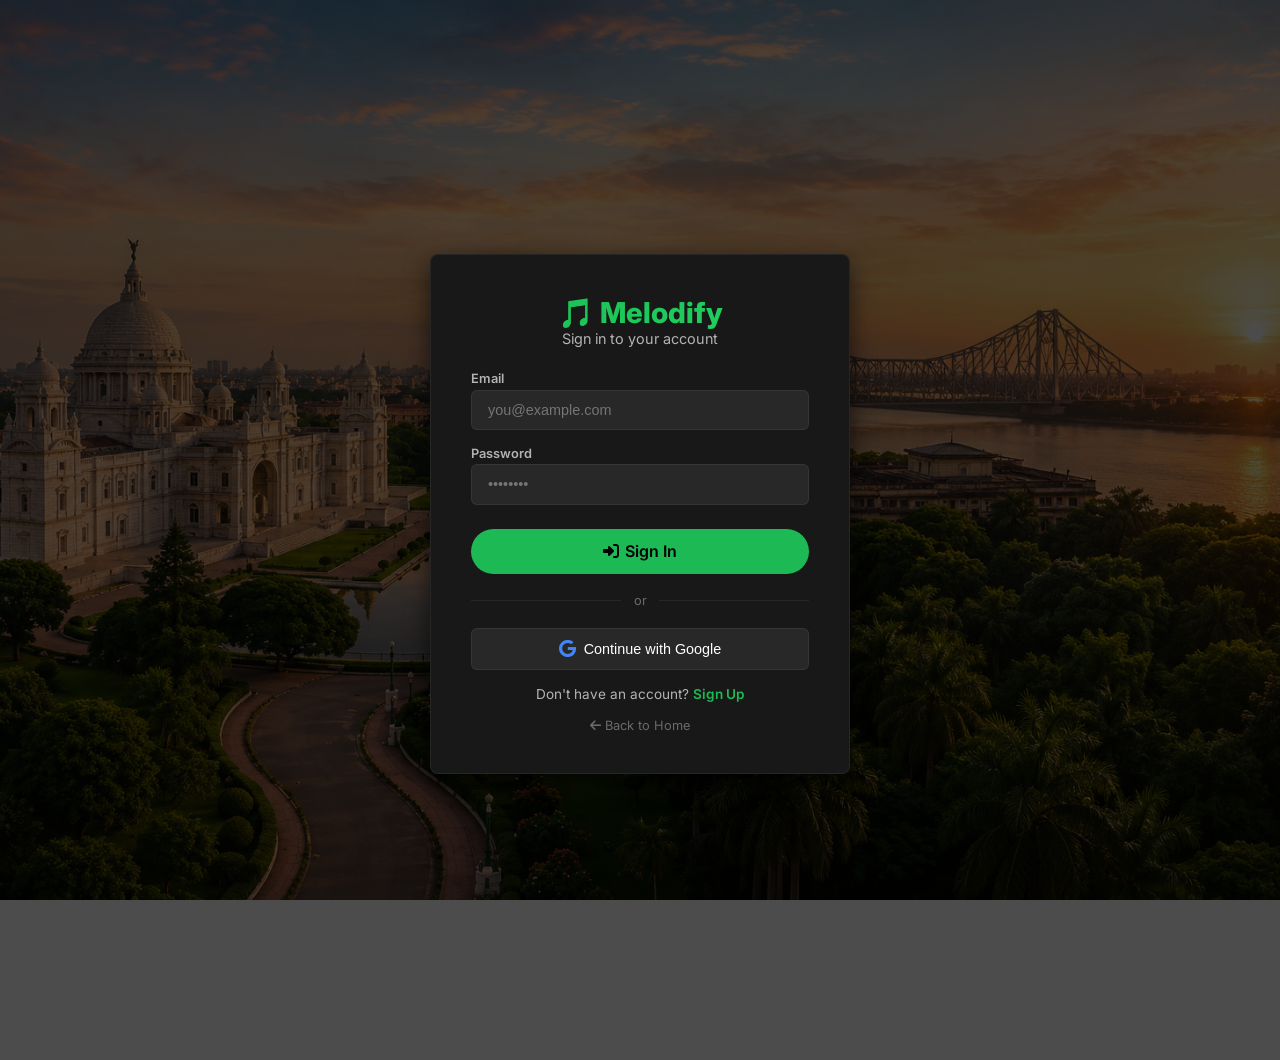
<file: login.html>
<!DOCTYPE html>
<html lang="en">
<head>
    <meta charset="UTF-8" />
    <meta name="viewport" content="width=device-width, initial-scale=1.0" />
    <title>Login · Melodify</title>
    <link rel="icon" type="image/png" href="https://cdn.jsdelivr.net/gh/iloveyoujustyou13-debug/melodify--music@main/Ff_Arpon_cover.png" />
    <link rel="stylesheet" href="https://cdnjs.cloudflare.com/ajax/libs/font-awesome/6.5.0/css/all.min.css" />
    <link href="https://fonts.googleapis.com/css2?family=Inter:opsz,wght@14..32,400;14..32,500;14..32,600;14..32,700;14..32,800;14..32,900&display=swap" rel="stylesheet" />
    <link rel="stylesheet" href="style.css" />
    <style>
        .login-page {
            min-height: 100vh;
            display: flex;
            align-items: center;
            justify-content: center;
            padding: 2rem;
        }
        .login-container {
            background: var(--bg-elevated);
            border-radius: var(--radius);
            padding: 2.5rem;
            max-width: 420px;
            width: 100%;
            border: 1px solid var(--border-glass);
            box-shadow: var(--shadow);
        }
        .login-container .brand {
            text-align: center;
            margin-bottom: 1.5rem;
        }
        .login-container .brand h1 {
            font-size: 1.8rem;
            font-weight: 800;
            background: linear-gradient(135deg, #1db954, #1ed760);
            -webkit-background-clip: text;
            -webkit-text-fill-color: transparent;
        }
        .login-container .brand p {
            color: var(--text-secondary);
            font-size: 0.9rem;
        }
        .login-container .form-group {
            margin-bottom: 1rem;
        }
        .login-container .form-group label {
            display: block;
            font-size: 0.8rem;
            font-weight: 600;
            color: var(--text-secondary);
            margin-bottom: 0.2rem;
        }
        .login-container .form-group input {
            width: 100%;
            padding: 0.7rem 1rem;
            border-radius: var(--radius-sm);
            border: 1px solid var(--border-glass);
            background: var(--bg-highlight);
            color: var(--text-primary);
            font-size: 0.9rem;
            outline: none;
            transition: var(--transition);
        }
        .login-container .form-group input:focus {
            border-color: var(--accent);
            box-shadow: 0 0 0 2px var(--accent-glow);
        }
        .login-container .btn-primary {
            width: 100%;
            padding: 0.8rem;
            font-size: 1rem;
            margin-top: 0.5rem;
        }
        .login-container .auth-divider {
            display: flex;
            align-items: center;
            gap: 0.8rem;
            margin: 1.2rem 0;
            color: var(--text-muted);
            font-size: 0.8rem;
        }
        .login-container .auth-divider::before,
        .login-container .auth-divider::after {
            content: '';
            flex: 1;
            height: 1px;
            background: var(--border-glass);
        }
        .login-container .btn-google {
            width: 100%;
            padding: 0.7rem;
            border-radius: var(--radius-sm);
            border: 1px solid var(--border-glass);
            background: var(--bg-highlight);
            color: var(--text-primary);
            font-size: 0.9rem;
            cursor: pointer;
            transition: var(--transition);
            display: flex;
            align-items: center;
            justify-content: center;
            gap: 0.5rem;
        }
        .login-container .btn-google:hover {
            background: var(--bg-card-hover);
        }
        .login-container .btn-google i {
            color: #4285f4;
            font-size: 1.1rem;
        }
        .login-container .auth-toggle {
            text-align: center;
            margin-top: 1rem;
            font-size: 0.85rem;
            color: var(--text-secondary);
        }
        .login-container .auth-toggle a {
            color: var(--accent);
            cursor: pointer;
            font-weight: 600;
            text-decoration: none;
        }
        .login-container .auth-toggle a:hover {
            text-decoration: underline;
        }
        .login-container .error-msg {
            color: #ef4444;
            font-size: 0.8rem;
            margin-top: 0.3rem;
            display: none;
        }
        .login-container .error-msg.show {
            display: block;
        }
        .login-container .back-link {
            display: block;
            text-align: center;
            margin-top: 1rem;
            color: var(--text-muted);
            font-size: 0.8rem;
            text-decoration: none;
        }
        .login-container .back-link:hover {
            color: var(--text-primary);
        }
    </style>
</head>
<body>

    <div class="login-page">
        <div class="login-container">
            <div class="brand">
                <h1>🎵 Melodify</h1>
                <p>Sign in to your account</p>
            </div>

            <!-- Login View -->
            <div id="loginView">
                <form id="loginForm">
                    <div class="form-group">
                        <label for="loginEmail">Email</label>
                        <input type="email" id="loginEmail" placeholder="you@example.com" required />
                    </div>
                    <div class="form-group">
                        <label for="loginPassword">Password</label>
                        <input type="password" id="loginPassword" placeholder="••••••••" required />
                    </div>
                    <div class="error-msg" id="loginError">Invalid credentials. Please try again.</div>
                    <button type="submit" class="btn btn-primary" id="loginBtn">
                        <i class="fas fa-sign-in-alt"></i> Sign In
                    </button>
                </form>
                <div class="auth-divider">or</div>
                <button class="btn-google" id="googleLoginBtn">
                    <i class="fab fa-google"></i> Continue with Google
                </button>
                <div class="auth-toggle">
                    Don't have an account? <a id="switchToSignup">Sign Up</a>
                </div>
            </div>

            <!-- Signup View -->
            <div id="signupView" style="display:none;">
                <form id="signupForm">
                    <div class="form-group">
                        <label for="signupName">Display Name</label>
                        <input type="text" id="signupName" placeholder="Your name" required />
                    </div>
                    <div class="form-group">
                        <label for="signupEmail">Email</label>
                        <input type="email" id="signupEmail" placeholder="you@example.com" required />
                    </div>
                    <div class="form-group">
                        <label for="signupPassword">Password</label>
                        <input type="password" id="signupPassword" placeholder="Min 6 characters" required minlength="6" />
                    </div>
                    <div class="error-msg" id="signupError">Something went wrong. Please try again.</div>
                    <button type="submit" class="btn btn-primary" id="signupBtn">
                        <i class="fas fa-user-plus"></i> Create Account
                    </button>
                </form>
                <div class="auth-divider">or</div>
                <button class="btn-google" id="googleSignupBtn">
                    <i class="fab fa-google"></i> Continue with Google
                </button>
                <div class="auth-toggle">
                    Already have an account? <a id="switchToLogin">Sign In</a>
                </div>
            </div>

            <a href="index.html" class="back-link"><i class="fas fa-arrow-left"></i> Back to Home</a>
        </div>
    </div>

    <script src="script.js"></script>
</body>
</html>
</file>
<file: style.css>
/* ============================================================
   ROOT VARIABLES
   ============================================================ */
:root {
    --bg-base: #121212;
    --bg-elevated: #181818;
    --bg-highlight: #282828;
    --bg-card: #1e1e1e;
    --bg-card-hover: #2a2a2a;
    --bg-glass: rgba(255, 255, 255, 0.04);
    --border-glass: rgba(255, 255, 255, 0.06);
    --text-primary: #ffffff;
    --text-secondary: #b3b3b3;
    --text-muted: #6a6a6a;
    --accent: #1db954;
    --accent-hover: #1ed760;
    --accent-glow: rgba(29, 185, 84, 0.3);
    --shadow: 0 8px 24px rgba(0, 0, 0, 0.6);
    --shadow-glow: 0 8px 32px rgba(29, 185, 84, 0.15);
    --radius: 8px;
    --radius-sm: 6px;
    --radius-full: 9999px;
    --transition: 0.2s cubic-bezier(0.3, 0, 0, 1);
    --player-height: 72px;
    --header-height: 64px;
    --font: 'Inter', -apple-system, BlinkMacSystemFont, sans-serif;
}

[data-theme="light"] {
    --bg-base: #f5f5f5;
    --bg-elevated: #ffffff;
    --bg-highlight: #e8e8e8;
    --bg-card: #f0f0f0;
    --bg-card-hover: #e0e0e0;
    --bg-glass: rgba(0, 0, 0, 0.04);
    --border-glass: rgba(0, 0, 0, 0.08);
    --text-primary: #121212;
    --text-secondary: #555555;
    --text-muted: #888888;
    --shadow: 0 8px 24px rgba(0, 0, 0, 0.12);
}

* { margin: 0; padding: 0; box-sizing: border-box; }
html { font-size: 16px; scroll-behavior: smooth; }

body {
    font-family: var(--font);
    min-height: 100vh;
    padding-top: var(--header-height);
    padding-bottom: calc(var(--player-height) + 24px);
    overflow-x: hidden;
    -webkit-font-smoothing: antialiased;
    transition: background 0.3s, color 0.3s;
    background-image: url('Iimage.jpg');
    background-size: cover;
    background-position: center;
    background-attachment: fixed;
    background-repeat: no-repeat;
    background-color: rgba(0,0,0,0.7);
    background-blend-mode: multiply;
    color: var(--text-primary);
}

[data-theme="light"] body {
    background-color: rgba(255,255,255,0.7);
    background-blend-mode: lighten;
}

::-webkit-scrollbar { width: 8px; height: 8px; }
::-webkit-scrollbar-track { background: var(--bg-base); }
::-webkit-scrollbar-thumb { background: var(--bg-highlight); border-radius: var(--radius-full); }
::-webkit-scrollbar-thumb:hover { background: var(--text-muted); }

/* ===== HEADER ===== */
.header {
    position: fixed;
    top: 0;
    left: 0;
    right: 0;
    z-index: 1000;
    height: var(--header-height);
    padding: 0 1.5rem;
    background: rgba(18,18,18,0.85);
    backdrop-filter: blur(12px);
    border-bottom: 1px solid rgba(255,255,255,0.04);
    display: flex;
    align-items: center;
    justify-content: space-between;
    gap: 1rem;
    transition: background 0.3s;
}
[data-theme="light"] .header {
    background: rgba(245,245,245,0.85);
    border-bottom: 1px solid rgba(0,0,0,0.06);
}
.header-brand {
    display: flex;
    align-items: center;
    gap: 0.5rem;
    font-weight: 800;
    font-size: 1.25rem;
    color: var(--text-primary);
    text-decoration: none;
    flex-shrink: 0;
}
.header-brand img { height: 32px; width: auto; border-radius: 4px; object-fit: contain; }
.header-brand .brand-text {
    background: linear-gradient(135deg, var(--accent), #1ed760);
    -webkit-background-clip: text;
    -webkit-text-fill-color: transparent;
    letter-spacing: -0.5px;
}
.header-controls {
    display: flex;
    align-items: center;
    gap: 0.4rem;
    flex: 1;
    max-width: 560px;
    margin: 0 0.5rem;
}
.header-controls .search-filter {
    display: flex;
    align-items: center;
    gap: 0.4rem;
    flex: 1;
    position: relative;
}
.header-controls .search-filter .search-wrapper {
    position: relative;
    flex: 1;
}
.header-controls .search-filter input {
    padding: 0.4rem 1rem 0.4rem 2.4rem;
    border-radius: var(--radius-full);
    border: none;
    background: var(--bg-highlight);
    color: var(--text-primary);
    font-family: var(--font);
    font-size: 0.875rem;
    transition: var(--transition);
    outline: none;
    width: 100%;
}
.header-controls .search-filter input::placeholder { color: var(--text-muted); }
.header-controls .search-filter input:focus {
    background: #333;
    box-shadow: 0 0 0 2px var(--accent);
}
.header-controls .search-filter .search-icon {
    position: absolute;
    left: 0.8rem;
    color: var(--text-muted);
    font-size: 0.85rem;
    pointer-events: none;
    z-index: 2;
}
.header-controls .search-filter select {
    padding: 0.4rem 1.8rem 0.4rem 0.8rem;
    border-radius: var(--radius-full);
    border: none;
    background: var(--bg-highlight);
    color: var(--text-primary);
    font-family: var(--font);
    font-size: 0.8rem;
    transition: var(--transition);
    outline: none;
    cursor: pointer;
    appearance: none;
    background-image: url("data:image/svg+xml,%3Csvg xmlns='http://www.w3.org/2000/svg' width='12' height='12' viewBox='0 0 12 12'%3E%3Cpath fill='%236a6a6a' d='M6 8L1 3h10z'/%3E%3C/svg%3E");
    background-repeat: no-repeat;
    background-position: right 0.6rem center;
    min-width: 80px;
}
.header-controls .sort-wrapper select {
    padding: 0.4rem 1.8rem 0.4rem 0.8rem;
    border-radius: var(--radius-full);
    border: none;
    background: var(--bg-highlight);
    color: var(--text-primary);
    font-family: var(--font);
    font-size: 0.75rem;
    transition: var(--transition);
    outline: none;
    cursor: pointer;
    appearance: none;
    background-image: url("data:image/svg+xml,%3Csvg xmlns='http://www.w3.org/2000/svg' width='12' height='12' viewBox='0 0 12 12'%3E%3Cpath fill='%236a6a6a' d='M6 8L1 3h10z'/%3E%3C/svg%3E");
    background-repeat: no-repeat;
    background-position: right 0.5rem center;
    min-width: 100px;
}
.header-actions {
    display: flex;
    align-items: center;
    gap: 0.3rem;
    flex-shrink: 0;
}
.header-actions .btn { padding: 0.3rem 0.7rem; font-size: 0.7rem; }
.btn-icon.theme-toggle {
    width: 32px; height: 32px; font-size: 0.85rem;
    color: var(--text-secondary);
    background: transparent;
    border: none;
    border-radius: 50%;
    cursor: pointer;
    transition: var(--transition);
    display: inline-flex;
    align-items: center;
    justify-content: center;
}
.btn-icon.theme-toggle:hover { color: var(--text-primary); background: var(--bg-glass); }

.user-profile {
    display: flex;
    align-items: center;
    gap: 0.4rem;
    cursor: pointer;
    padding: 0.2rem 0.5rem 0.2rem 0.3rem;
    border-radius: var(--radius-full);
    transition: var(--transition);
    background: transparent;
    border: none;
    color: var(--text-primary);
    font-family: var(--font);
    position: relative;
}
.user-profile:hover { background: var(--bg-glass); }
.user-profile .avatar {
    width: 28px; height: 28px; border-radius: 50%;
    object-fit: cover; background: var(--bg-highlight);
    border: 2px solid var(--accent);
}
.user-profile .avatar-placeholder {
    width: 28px; height: 28px; border-radius: 50%;
    background: var(--bg-highlight);
    display: flex; align-items: center; justify-content: center;
    font-size: 0.7rem; font-weight: 700; color: var(--text-secondary);
    border: 2px solid var(--accent);
}
.user-profile .user-name {
    font-size: 0.75rem; font-weight: 500;
    max-width: 80px; white-space: nowrap; overflow: hidden; text-overflow: ellipsis;
}
.user-profile .dropdown-arrow { font-size: 0.5rem; color: var(--text-muted); margin-left: 0.1rem; }

.user-dropdown {
    position: absolute; top: calc(100% + 6px); right: 0;
    background: var(--bg-elevated);
    border: 1px solid var(--border-glass);
    border-radius: var(--radius-sm);
    box-shadow: var(--shadow);
    min-width: 160px; padding: 0.3rem 0;
    display: none; z-index: 1100;
    animation: fadeUp 0.2s ease;
}
.user-dropdown.active { display: block; }
.user-dropdown .dropdown-item {
    padding: 0.4rem 0.8rem; font-size: 0.8rem; color: var(--text-secondary);
    cursor: pointer; transition: var(--transition);
    background: none; border: none; width: 100%; text-align: left;
    font-family: var(--font); display: flex; align-items: center; gap: 0.4rem;
}
.user-dropdown .dropdown-item:hover { background: var(--bg-card-hover); color: var(--text-primary); }
.user-dropdown .dropdown-item i { width: 16px; font-size: 0.7rem; color: var(--text-muted); }
.user-dropdown .dropdown-divider { height: 1px; background: var(--border-glass); margin: 0.2rem 0.5rem; }
.user-dropdown .dropdown-item.logout-item { color: #ef4444; }
.user-dropdown .dropdown-item.logout-item:hover { background: rgba(239,68,68,0.08); }

.favorites-toggle {
    background: transparent; border: none; color: var(--text-secondary);
    font-size: 0.9rem; cursor: pointer; transition: var(--transition);
    padding: 0.2rem 0.5rem; border-radius: var(--radius-full);
    display: flex; align-items: center; gap: 0.2rem;
}
.favorites-toggle:hover { color: var(--text-primary); background: var(--bg-glass); }
.favorites-toggle.active { color: #ef4444; }
.favorites-toggle .badge {
    font-size: 0.55rem; background: rgba(239,68,68,0.15);
    color: #ef4444; padding: 0.05rem 0.4rem;
    border-radius: var(--radius-full); font-weight: 600;
}

.autocomplete-dropdown {
    position: absolute; top: calc(100% + 6px); left: 0; right: 0;
    background: var(--bg-elevated); border-radius: var(--radius-sm);
    border: 1px solid var(--border-glass); box-shadow: var(--shadow);
    max-height: 300px; overflow-y: auto; z-index: 100;
    display: none; padding: 0.3rem 0;
}
.autocomplete-dropdown.active { display: block; }
.autocomplete-dropdown .ac-item {
    padding: 0.5rem 1rem; cursor: pointer;
    display: flex; align-items: center; gap: 0.6rem;
    transition: var(--transition);
}
.autocomplete-dropdown .ac-item:hover { background: var(--bg-card-hover); }
.autocomplete-dropdown .ac-item .ac-thumb {
    width: 32px; height: 32px; border-radius: 4px; object-fit: cover;
    background: var(--bg-elevated); flex-shrink: 0;
}
.autocomplete-dropdown .ac-item .ac-info { flex: 1; overflow: hidden; }
.autocomplete-dropdown .ac-item .ac-info .ac-title {
    font-size: 0.85rem; font-weight: 500;
    white-space: nowrap; overflow: hidden; text-overflow: ellipsis;
}
.autocomplete-dropdown .ac-item .ac-info .ac-artist {
    font-size: 0.7rem; color: var(--text-secondary);
    white-space: nowrap; overflow: hidden; text-overflow: ellipsis;
}
.autocomplete-dropdown .ac-item .ac-badge {
    font-size: 0.55rem; padding: 0.1rem 0.5rem;
    border-radius: var(--radius-full);
    background: rgba(29,185,84,0.15); color: var(--accent);
    flex-shrink: 0;
}
.autocomplete-dropdown .ac-empty { padding: 1rem; text-align: center; color: var(--text-muted); font-size: 0.85rem; }

/* ===== BUTTONS ===== */
.btn {
    display: inline-flex; align-items: center; justify-content: center;
    gap: 0.4rem; padding: 0.4rem 0.9rem; border: none;
    border-radius: var(--radius-full); font-family: var(--font);
    font-weight: 600; font-size: 0.8rem; cursor: pointer;
    transition: var(--transition); background: transparent;
    color: var(--text-secondary); text-decoration: none; white-space: nowrap;
}
.btn:hover { color: var(--text-primary); transform: scale(1.02); }
.btn-primary { background: var(--accent); color: #000; }
.btn-primary:hover { background: var(--accent-hover); color: #000; box-shadow: var(--shadow-glow); }
.btn-danger { background: transparent; color: var(--text-muted); border: 1px solid var(--border-glass); }
.btn-danger:hover { background: rgba(239,68,68,0.15); color: #ef4444; }
.btn-sm { padding: 0.2rem 0.6rem; font-size: 0.7rem; }
.btn-icon {
    width: 36px; height: 36px; padding: 0; border-radius: 50%;
    background: transparent; border: none; color: var(--text-secondary);
    font-size: 1rem; cursor: pointer; transition: var(--transition);
    display: inline-flex; align-items: center; justify-content: center;
}
.btn-icon:hover { color: var(--text-primary); background: rgba(255,255,255,0.06); }
.btn-icon.liked { color: #ef4444; }
.btn-icon.liked:hover { color: #ef4444; background: rgba(239,68,68,0.1); }
.btn-icon.shuffle-active { color: var(--accent); }
.btn-icon.repeat-active { color: var(--accent); }
.btn-icon.repeat-one-active { color: var(--accent); }

/* ===== TOAST ===== */
.toast-container {
    position: fixed; top: calc(var(--header-height) + 0.8rem); right: 1rem;
    z-index: 3000; display: flex; flex-direction: column; gap: 0.4rem;
    max-width: 340px; width: 100%;
}
.toast {
    padding: 0.6rem 1rem; border-radius: var(--radius-sm);
    background: var(--bg-elevated); border: 1px solid var(--border-glass);
    color: var(--text-primary); font-size: 0.8rem; box-shadow: var(--shadow);
    animation: slideInRight 0.25s ease; backdrop-filter: blur(8px);
}
.toast.success { border-left: 3px solid var(--accent); }
.toast.error { border-left: 3px solid #ef4444; }
.toast.info { border-left: 3px solid #3b82f6; }
@keyframes slideInRight {
    from { opacity: 0; transform: translateX(30px); }
    to { opacity: 1; transform: translateX(0); }
}

/* ===== COMMON COMPONENTS ===== */
.container { max-width: 1400px; margin: 0 auto; padding: 1rem 1.5rem; }

.recently-played-section { margin-bottom: 2rem; }
.recently-played-section .rec-header {
    display: flex; align-items: center; justify-content: space-between;
    margin-bottom: 0.8rem;
}
.recently-played-section .rec-header .rec-left { display: flex; align-items: center; gap: 0.6rem; }
.recently-played-section .rec-header h2 { font-size: 1.2rem; font-weight: 700; letter-spacing: -0.3px; }
.recently-played-section .rec-header i { color: #3b82f6; font-size: 1.1rem; }
.recently-played-section .rec-header .rec-badge {
    font-size: 0.6rem; background: rgba(59,130,246,0.15);
    color: #3b82f6; padding: 0.15rem 0.6rem;
    border-radius: var(--radius-full); font-weight: 600;
    text-transform: uppercase; letter-spacing: 0.5px;
}
.recent-grid {
    display: grid; grid-template-columns: repeat(auto-fill, minmax(160px, 1fr));
    gap: 1.2rem;
}
.recent-grid .song-card {
    background: var(--bg-card); border: none; border-radius: var(--radius);
    padding: 0.8rem 0.8rem 0.6rem; transition: var(--transition);
    cursor: pointer; position: relative;
}
.recent-grid .song-card:hover { background: var(--bg-card-hover); transform: translateY(-4px); box-shadow: var(--shadow); }
.recent-grid .song-card .thumbnail {
    width: 100%; aspect-ratio: 1/1; border-radius: var(--radius-sm);
    object-fit: cover; background: var(--bg-elevated);
    margin-bottom: 0.5rem; box-shadow: 0 4px 12px rgba(0,0,0,0.3);
}
.recent-grid .song-card .title {
    font-weight: 600; font-size: 0.85rem; line-height: 1.3;
    display: -webkit-box; -webkit-line-clamp: 1; -webkit-box-orient: vertical;
    overflow: hidden;
}
.recent-grid .song-card .artist {
    font-size: 0.7rem; color: var(--text-secondary); margin-top: 0.1rem;
    display: -webkit-box; -webkit-line-clamp: 1; -webkit-box-orient: vertical;
    overflow: hidden;
}
.recent-grid .song-card .card-actions { display: flex; align-items: center; gap: 0.3rem; margin-top: 0.4rem; }
.recent-grid .song-card .card-actions .btn-icon { width: 28px; height: 28px; font-size: 0.7rem; }
.recent-grid .song-card .card-actions .btn-icon.play-btn { background: var(--accent); color: #000; }
.recent-grid .song-card .card-actions .btn-icon.play-btn:hover { background: var(--accent-hover); transform: scale(1.05); }
.recent-grid .song-card .played-time { font-size: 0.55rem; color: var(--text-muted); margin-top: 0.2rem; }

.recommendations-section { margin-bottom: 2rem; }
.recommendations-section .rec-header {
    display: flex; align-items: center; justify-content: space-between;
    margin-bottom: 0.8rem;
}
.recommendations-section .rec-header .rec-left { display: flex; align-items: center; gap: 0.6rem; }
.recommendations-section .rec-header h2 {
    font-size: 1.3rem; font-weight: 700; letter-spacing: -0.3px;
    background: linear-gradient(135deg, #f59e0b, #f97316);
    -webkit-background-clip: text; -webkit-text-fill-color: transparent;
}
.recommendations-section .rec-header i { color: #f59e0b; font-size: 1.2rem; }
.recommendations-section .rec-header .rec-badge {
    font-size: 0.6rem; background: rgba(245,158,11,0.15);
    color: #f59e0b; padding: 0.15rem 0.6rem;
    border-radius: var(--radius-full); font-weight: 600;
    text-transform: uppercase; letter-spacing: 0.5px;
    -webkit-text-fill-color: #f59e0b;
}
.recommendations-section .rec-sub { font-size: 0.85rem; color: var(--text-secondary); margin-bottom: 0.8rem; }
.rec-grid {
    display: grid; grid-template-columns: repeat(auto-fill, minmax(160px, 1fr));
    gap: 1.2rem;
}
.rec-grid .song-card .card-actions .btn-icon { width: 28px; height: 28px; font-size: 0.7rem; }
.rec-grid .song-card .card-actions .btn-icon.play-btn { background: var(--accent); color: #000; }
.rec-grid .song-card .card-actions .btn-icon.play-btn:hover { background: var(--accent-hover); transform: scale(1.05); }
.rec-grid .song-card .category-badge {
    display: inline-block; font-size: 0.5rem; font-weight: 600;
    text-transform: uppercase; letter-spacing: 0.5px;
    padding: 0.1rem 0.5rem; border-radius: var(--radius-full);
    background: rgba(245,158,11,0.15); color: #f59e0b;
    margin-top: 0.2rem;
}
.rec-grid .song-card .stats-row {
    display: flex; align-items: center; gap: 0.5rem;
    font-size: 0.55rem; color: var(--text-muted); margin-top: 0.2rem;
}
.rec-grid .song-card .stats-row span { display: flex; align-items: center; gap: 0.15rem; }
.rec-empty {
    text-align: center; padding: 2rem; color: var(--text-secondary);
    background: var(--bg-card); border-radius: var(--radius);
    border: 1px dashed var(--border-glass);
}
.rec-empty i { font-size: 2rem; color: var(--text-muted); margin-bottom: 0.5rem; }
.recent-empty {
    text-align: center; padding: 1.5rem; color: var(--text-secondary);
    background: var(--bg-card); border-radius: var(--radius);
    border: 1px dashed var(--border-glass);
}
.recent-empty i { font-size: 2rem; color: var(--text-muted); margin-bottom: 0.5rem; }

.song-grid {
    display: grid; grid-template-columns: repeat(auto-fill, minmax(180px, 1fr));
    gap: 1.5rem; margin-top: 0.5rem;
}
.song-card {
    background: var(--bg-card); border: none; border-radius: var(--radius);
    padding: 0.8rem 0.8rem 0.6rem; transition: var(--transition);
    cursor: pointer; position: relative;
}
.song-card:hover { background: var(--bg-card-hover); transform: translateY(-4px); box-shadow: var(--shadow); }
.song-card .thumbnail-wrapper {
    position: relative; border-radius: var(--radius-sm); overflow: hidden;
}
.song-card .thumbnail {
    width: 100%; aspect-ratio: 1/1; object-fit: cover;
    background: var(--bg-elevated); display: block;
    box-shadow: 0 4px 12px rgba(0,0,0,0.3); transition: var(--transition);
}
.song-card:hover .thumbnail { filter: brightness(0.85); }
.song-card .thumbnail-wrapper .play-overlay-icon {
    position: absolute; inset: 0; display: flex;
    align-items: center; justify-content: center;
    background: rgba(0,0,0,0.35); opacity: 0; transition: var(--transition);
    border-radius: var(--radius-sm);
}
.song-card .thumbnail-wrapper:hover .play-overlay-icon { opacity: 1; }
.song-card .thumbnail-wrapper .play-overlay-icon i {
    font-size: 3rem; color: #fff; text-shadow: 0 2px 16px rgba(0,0,0,0.6);
}
.song-card .title {
    font-weight: 600; font-size: 0.9rem; line-height: 1.3;
    display: -webkit-box; -webkit-line-clamp: 1; -webkit-box-orient: vertical;
    overflow: hidden; margin-top: 0.4rem;
}
.song-card .artist {
    font-size: 0.75rem; color: var(--text-secondary); margin-top: 0.1rem;
    display: -webkit-box; -webkit-line-clamp: 1; -webkit-box-orient: vertical;
    overflow: hidden;
}
.song-card .category-badge {
    display: inline-block; font-size: 0.55rem; font-weight: 600;
    text-transform: uppercase; letter-spacing: 0.5px;
    padding: 0.1rem 0.6rem; border-radius: var(--radius-full);
    background: rgba(29,185,84,0.15); color: var(--accent);
    margin-top: 0.3rem;
}
.song-card .card-actions {
    display: flex; align-items: center; gap: 0.4rem;
    margin-top: 0.5rem; flex-wrap: wrap;
}
.song-card .card-actions .btn-icon { width: 32px; height: 32px; font-size: 0.8rem; }
.song-card .card-actions .btn-icon.play-btn { background: var(--accent); color: #000; }
.song-card .card-actions .btn-icon.play-btn:hover { background: var(--accent-hover); transform: scale(1.05); }
.song-card .card-actions .btn-icon.like-btn { color: var(--text-muted); background: transparent; }
.song-card .card-actions .btn-icon.like-btn:hover { color: #ef4444; background: rgba(239,68,68,0.08); }
.song-card .card-actions .btn-icon.like-btn.liked { color: #ef4444; }
.song-card .card-actions .btn-icon.like-btn.liked:hover { color: #ef4444; background: rgba(239,68,68,0.12); }
.song-card .stats-row {
    display: flex; align-items: center; gap: 0.6rem;
    font-size: 0.6rem; color: var(--text-muted); margin-top: 0.2rem;
    width: 100%;
}
.song-card .stats-row span { display: flex; align-items: center; gap: 0.2rem; }
.song-card .stats-row i { font-size: 0.55rem; }

/* ===== PLAYER ===== */
.player {
    position: fixed; bottom: 0; left: 0; right: 0; z-index: 900;
    height: var(--player-height);
    background: rgba(24,24,24,0.98); backdrop-filter: blur(20px);
    border-top: 1px solid rgba(255,255,255,0.04);
    display: flex; align-items: center; padding: 0 1.2rem; gap: 0.8rem;
    transition: background 0.3s;
}
[data-theme="light"] .player {
    background: rgba(245,245,245,0.98);
    border-top: 1px solid rgba(0,0,0,0.06);
}
.player .player-info {
    display: flex; align-items: center; gap: 0.6rem;
    min-width: 130px; flex: 0 0 180px; position: relative;
    cursor: pointer; border-radius: var(--radius-sm);
    padding: 0.2rem 0.4rem; transition: var(--transition);
}
.player .player-info:hover { background: var(--bg-glass); }
.player .player-info .media-container {
    width: 44px; height: 44px; flex-shrink: 0;
    border-radius: var(--radius-sm); overflow: hidden;
    background: var(--bg-elevated); box-shadow: 0 2px 8px rgba(0,0,0,0.4);
}
.player .player-info .media-container img { width: 100%; height: 100%; object-fit: cover; display: block; }
.player .player-info .meta { overflow: hidden; }
.player .player-info .meta .title {
    font-weight: 500; font-size: 0.85rem;
    white-space: nowrap; overflow: hidden; text-overflow: ellipsis;
    color: var(--text-primary);
}
.player .player-info .meta .artist {
    font-size: 0.7rem; color: var(--text-secondary);
    white-space: nowrap; overflow: hidden; text-overflow: ellipsis;
}
.player .player-controls {
    display: flex; align-items: center; gap: 0.3rem;
    flex: 0 0 auto; justify-content: center;
}
.player .player-controls .btn-icon { width: 32px; height: 32px; font-size: 0.85rem; }
.player .player-controls .btn-icon.play-pause {
    width: 40px; height: 40px; font-size: 1.1rem;
    background: var(--text-primary); color: #000;
}
.player .player-controls .btn-icon.play-pause:hover { background: var(--text-primary); transform: scale(1.04); }
.player .player-progress {
    display: flex; align-items: center; gap: 0.5rem;
    flex: 1; min-width: 80px;
}
.player .player-progress .time {
    font-size: 0.65rem; color: var(--text-muted);
    font-variant-numeric: tabular-nums; min-width: 30px;
}
.player .player-progress input[type="range"] {
    -webkit-appearance: none; appearance: none; flex: 1;
    height: 4px; border-radius: 2px; background: var(--text-muted);
    outline: none; transition: var(--transition); cursor: pointer;
}
.player .player-progress input[type="range"]::-webkit-slider-thumb {
    -webkit-appearance: none; appearance: none;
    width: 12px; height: 12px; border-radius: 50%;
    background: var(--text-primary); cursor: pointer;
    box-shadow: 0 0 8px rgba(255,255,255,0.2);
}
.player .player-volume {
    display: flex; align-items: center; gap: 0.4rem;
    flex: 0 0 100px;
}
.player .player-volume input[type="range"] {
    -webkit-appearance: none; appearance: none; flex: 1;
    height: 3px; border-radius: 2px; background: var(--text-muted);
    outline: none; transition: var(--transition); cursor: pointer;
}
.player .player-volume input[type="range"]::-webkit-slider-thumb {
    -webkit-appearance: none; appearance: none;
    width: 10px; height: 10px; border-radius: 50%;
    background: var(--text-primary); cursor: pointer;
}
.player .player-actions {
    display: flex; align-items: center; gap: 0.3rem;
    flex: 0 0 auto;
}
.player .player-actions .btn-icon {
    width: 28px; height: 28px; font-size: 0.8rem;
    color: var(--text-muted);
}
.player .player-actions .btn-icon:hover { color: var(--text-primary); }
.player .player-actions .btn-icon.like-btn-player { color: var(--text-muted); }
.player .player-actions .btn-icon.like-btn-player:hover { color: #ef4444; background: rgba(239,68,68,0.08); }
.player .player-actions .btn-icon.like-btn-player.liked { color: #ef4444; }

/* ===== EXPANDED PLAYER ===== */
.expanded-player-overlay {
    position: fixed; inset: 0; z-index: 2000;
    background: rgba(0,0,0,0.92); backdrop-filter: blur(24px);
    display: none; align-items: center; justify-content: center;
    padding: 1rem; animation: fadeIn 0.3s ease;
}
.expanded-player-overlay.active { display: flex; }
@keyframes fadeIn { from { opacity: 0; transform: scale(0.96); } to { opacity: 1; transform: scale(1); } }

.expanded-player {
    max-width: 640px; width: 100%; max-height: 90vh; overflow-y: auto;
    padding: 1.5rem 2rem 2rem; background: var(--bg-elevated);
    border-radius: var(--radius); border: 1px solid var(--border-glass);
    box-shadow: var(--shadow); position: relative;
    display: flex; flex-direction: column; align-items: center; gap: 0.8rem;
}
.expanded-player .close-expanded {
    position: absolute; top: 0.8rem; right: 1rem;
    background: none; border: none; color: var(--text-muted);
    font-size: 1.2rem; cursor: pointer; transition: var(--transition);
}
.expanded-player .close-expanded:hover { color: var(--text-primary); }
.expanded-player .exp-cover {
    width: 100%; max-width: 340px; aspect-ratio: 1/1;
    border-radius: var(--radius-sm); object-fit: cover;
    box-shadow: 0 8px 40px rgba(0,0,0,0.6); background: var(--bg-elevated);
}
.expanded-player .exp-meta { text-align: center; width: 100%; }
.expanded-player .exp-meta .exp-title { font-size: 1.4rem; font-weight: 700; }
.expanded-player .exp-meta .exp-artist { font-size: 1rem; color: var(--text-secondary); }
.expanded-player .exp-progress {
    display: flex; align-items: center; gap: 0.6rem; width: 100%;
}
.expanded-player .exp-progress .time {
    font-size: 0.7rem; color: var(--text-muted);
    font-variant-numeric: tabular-nums; min-width: 36px;
}
.expanded-player .exp-progress input[type="range"] {
    -webkit-appearance: none; appearance: none; flex: 1;
    height: 4px; border-radius: 2px; background: var(--text-muted);
    outline: none; transition: var(--transition); cursor: pointer;
}
.expanded-player .exp-progress input[type="range"]::-webkit-slider-thumb {
    -webkit-appearance: none; appearance: none;
    width: 14px; height: 14px; border-radius: 50%;
    background: var(--text-primary); cursor: pointer;
    box-shadow: 0 0 8px rgba(255,255,255,0.2);
}
.expanded-player .exp-controls {
    display: flex; align-items: center; gap: 0.5rem;
    justify-content: center; width: 100%;
}
.expanded-player .exp-controls .btn-icon { width: 40px; height: 40px; font-size: 1.1rem; }
.expanded-player .exp-controls .btn-icon.play-pause {
    width: 52px; height: 52px; font-size: 1.4rem;
    background: var(--accent); color: #000;
}
.expanded-player .exp-controls .btn-icon.play-pause:hover { background: var(--accent-hover); transform: scale(1.04); }
.expanded-player .exp-actions {
    display: flex; align-items: center; gap: 0.3rem;
    width: 100%; justify-content: center;
}
.expanded-player .exp-actions .btn-icon { width: 34px; height: 34px; font-size: 0.85rem; }
.expanded-player .exp-lyrics {
    width: 100%; max-height: 160px; overflow-y: auto;
    background: var(--bg-glass); border-radius: var(--radius-sm);
    padding: 0.8rem 1rem; border: 1px solid var(--border-glass);
    font-size: 0.85rem; line-height: 1.6; color: var(--text-secondary);
    text-align: center; white-space: pre-wrap; font-family: var(--font);
}
.expanded-player .exp-lyrics .lyrics-placeholder { color: var(--text-muted); font-style: italic; font-size: 0.8rem; }

/* ===== QUEUE, PLAYLIST, SHARE, SLEEP TIMER, SHORTCUTS ===== */
.queue-overlay {
    position: fixed; inset: 0; z-index: 1200;
    background: rgba(0,0,0,0.6); backdrop-filter: blur(12px);
    display: none; align-items: flex-end; justify-content: center;
}
.queue-overlay.active { display: flex; }
.queue-panel {
    background: var(--bg-elevated); border-radius: var(--radius) var(--radius) 0 0;
    max-width: 560px; width: 100%; max-height: 70vh;
    padding: 1rem 1.2rem 1.5rem; box-shadow: 0 -8px 40px rgba(0,0,0,0.8);
    animation: sheetSlideUp 0.3s cubic-bezier(0.2,0.9,0.3,1); overflow-y: auto;
}
@keyframes sheetSlideUp {
    from { transform: translateY(100%); opacity: 0; }
    to { transform: translateY(0); opacity: 1; }
}
.queue-panel .queue-handle { width: 40px; height: 4px; background: var(--text-muted); border-radius: 2px; margin: 0 auto 0.8rem; opacity: 0.5; }
.queue-panel .queue-header { display: flex; justify-content: space-between; align-items: center; margin-bottom: 1rem; }
.queue-panel .queue-header h3 { font-size: 1.1rem; font-weight: 600; display: flex; align-items: center; gap: 0.5rem; }
.queue-panel .queue-header h3 i { color: var(--accent); }
.queue-panel .queue-header .queue-close { background: none; border: none; color: var(--text-muted); font-size: 1.1rem; cursor: pointer; transition: var(--transition); }
.queue-panel .queue-header .queue-close:hover { color: var(--text-primary); }
.queue-panel .queue-empty { text-align: center; padding: 2rem 0; color: var(--text-muted); }
.queue-panel .queue-empty i { font-size: 2rem; margin-bottom: 0.5rem; }
.queue-panel .queue-item {
    display: flex; align-items: center; gap: 0.6rem;
    padding: 0.4rem 0.6rem; border-radius: var(--radius-sm);
    transition: var(--transition); cursor: pointer;
}
.queue-panel .queue-item:hover { background: var(--bg-card-hover); }
.queue-panel .queue-item .q-thumb { width: 36px; height: 36px; border-radius: 4px; object-fit: cover; background: var(--bg-elevated); }
.queue-panel .queue-item .q-info { flex: 1; overflow: hidden; }
.queue-panel .queue-item .q-info .q-title { font-size: 0.8rem; white-space: nowrap; overflow: hidden; text-overflow: ellipsis; }
.queue-panel .queue-item .q-info .q-artist { font-size: 0.65rem; color: var(--text-secondary); white-space: nowrap; overflow: hidden; text-overflow: ellipsis; }
.queue-panel .queue-item .q-remove { color: var(--text-muted); background: none; border: none; font-size: 0.7rem; cursor: pointer; transition: var(--transition); padding: 0.2rem; }
.queue-panel .queue-item .q-remove:hover { color: #ef4444; }
.queue-panel .queue-item.current { background: rgba(29,185,84,0.08); border-left: 3px solid var(--accent); }
.queue-panel .queue-item .q-index { font-size: 0.6rem; color: var(--text-muted); min-width: 20px; text-align: center; }

.playlist-overlay {
    position: fixed; inset: 0; z-index: 1500;
    background: rgba(0,0,0,0.7); backdrop-filter: blur(16px);
    display: none; align-items: center; justify-content: center; padding: 1rem;
}
.playlist-overlay.active { display: flex; }
.playlist-panel {
    background: var(--bg-elevated); border-radius: var(--radius);
    padding: 1.5rem 2rem; max-width: 560px; width: 100%; max-height: 80vh;
    overflow-y: auto; border: none; box-shadow: var(--shadow);
    animation: modalFadeIn 0.25s ease; position: relative;
}
@keyframes modalFadeIn { from { opacity: 0; transform: scale(0.96) translateY(16px); } to { opacity: 1; transform: scale(1) translateY(0); } }

.playlist-panel .panel-header { display: flex; justify-content: space-between; align-items: center; margin-bottom: 1rem; }
.playlist-panel .panel-header h2 { font-size: 1.1rem; font-weight: 600; display: flex; align-items: center; gap: 0.5rem; }
.playlist-panel .panel-header .close-panel { background: none; border: none; color: var(--text-muted); font-size: 1.1rem; cursor: pointer; transition: var(--transition); }
.playlist-panel .panel-header .close-panel:hover { color: var(--text-primary); }
.playlist-list .playlist-item {
    background: var(--bg-card); border: none; border-radius: var(--radius-sm);
    padding: 0.6rem 1rem; display: flex; justify-content: space-between;
    align-items: center; transition: var(--transition); margin-bottom: 0.4rem;
}
.playlist-list .playlist-item:hover { background: var(--bg-card-hover); }
.playlist-list .playlist-item .pl-info { display: flex; flex-direction: column; cursor: pointer; flex: 1; }
.playlist-list .playlist-item .pl-info .pl-name { font-weight: 500; font-size: 0.9rem; }
.playlist-list .playlist-item .pl-info .pl-count { font-size: 0.7rem; color: var(--text-muted); }
.playlist-list .playlist-item .pl-actions { display: flex; gap: 0.3rem; }
.create-playlist-form { display: flex; gap: 0.5rem; margin-bottom: 0.8rem; }
.create-playlist-form input { flex: 1; padding: 0.4rem 0.8rem; border-radius: var(--radius-full); border: none; background: var(--bg-highlight); color: var(--text-primary); font-size: 0.85rem; outline: none; }
.create-playlist-form input:focus { background: #333; box-shadow: 0 0 0 2px var(--accent); }
.playlist-detail { display: none; margin-top: 1rem; border-top: 1px solid var(--border-glass); padding-top: 1rem; }
.playlist-detail.active { display: block; }
.playlist-detail .back-btn { background: none; border: none; color: var(--text-secondary); cursor: pointer; font-size: 0.8rem; margin-bottom: 0.5rem; font-family: var(--font); }
.playlist-detail .back-btn:hover { color: var(--text-primary); }
.detail-song-item {
    display: flex; align-items: center; gap: 0.5rem;
    padding: 0.3rem 0.5rem; background: var(--bg-glass);
    border-radius: var(--radius-sm); transition: var(--transition);
}
.detail-song-item:hover { background: var(--bg-card-hover); }
.detail-song-item .ds-thumb { width: 32px; height: 32px; border-radius: 4px; object-fit: cover; background: var(--bg-elevated); }
.detail-song-item .ds-info { flex: 1; overflow: hidden; }
.detail-song-item .ds-info .ds-title { font-size: 0.8rem; white-space: nowrap; overflow: hidden; text-overflow: ellipsis; }
.detail-song-item .ds-info .ds-artist { font-size: 0.65rem; color: var(--text-secondary); white-space: nowrap; overflow: hidden; text-overflow: ellipsis; }
.detail-song-item .ds-actions { display: flex; gap: 0.2rem; }
.detail-song-item .ds-actions .btn-icon { width: 24px; height: 24px; font-size: 0.6rem; }

.add-to-playlist-popup {
    position: fixed; z-index: 1600;
    background: var(--bg-elevated); border: 1px solid var(--border-glass);
    border-radius: var(--radius-sm); padding: 0.6rem 0.8rem;
    min-width: 170px; max-width: 220px; box-shadow: var(--shadow);
    display: none; animation: fadeUp 0.2s ease;
}
.add-to-playlist-popup.active { display: block; }
.add-to-playlist-popup .popup-title { font-size: 0.75rem; font-weight: 600; margin-bottom: 0.4rem; color: var(--text-secondary); }
.add-to-playlist-popup .popup-list { display: flex; flex-direction: column; gap: 0.2rem; max-height: 130px; overflow-y: auto; }
.add-to-playlist-popup .popup-item { padding: 0.25rem 0.5rem; border-radius: var(--radius-sm); cursor: pointer; font-size: 0.8rem; transition: var(--transition); display: flex; align-items: center; gap: 0.3rem; }
.add-to-playlist-popup .popup-item:hover { background: var(--bg-card-hover); color: var(--accent); }
.add-to-playlist-popup .popup-item i { font-size: 0.65rem; color: var(--accent); }
.add-to-playlist-popup .popup-create { margin-top: 0.4rem; border-top: 1px solid var(--border-glass); padding-top: 0.4rem; display: flex; gap: 0.3rem; }
.add-to-playlist-popup .popup-create input { flex: 1; padding: 0.2rem 0.4rem; font-size: 0.7rem; border-radius: var(--radius-full); border: none; background: var(--bg-highlight); color: var(--text-primary); outline: none; }
.add-to-playlist-popup .popup-create input:focus { box-shadow: 0 0 0 2px var(--accent); }
.add-to-playlist-popup .popup-create .btn { padding: 0.15rem 0.5rem; font-size: 0.65rem; }

.share-overlay {
    position: fixed; inset: 0; z-index: 1800;
    background: rgba(0,0,0,0.6); backdrop-filter: blur(12px);
    display: none; align-items: center; justify-content: center; padding: 1rem;
}
.share-overlay.active { display: flex; }
.share-panel {
    background: var(--bg-elevated); border-radius: var(--radius);
    padding: 1.5rem 2rem; max-width: 400px; width: 100%;
    border: none; box-shadow: var(--shadow); animation: modalFadeIn 0.25s ease;
}
.share-panel .share-header { display: flex; justify-content: space-between; align-items: center; margin-bottom: 0.8rem; }
.share-panel .share-header h3 { font-size: 1rem; font-weight: 600; display: flex; align-items: center; gap: 0.4rem; }
.share-panel .share-header .close-share { background: none; border: none; color: var(--text-muted); font-size: 1rem; cursor: pointer; }
.share-panel .share-header .close-share:hover { color: var(--text-primary); }
.share-panel .share-song-info { display: flex; align-items: center; gap: 0.6rem; padding: 0.5rem 0; border-bottom: 1px solid var(--border-glass); margin-bottom: 0.8rem; }
.share-panel .share-song-info img { width: 48px; height: 48px; border-radius: 4px; object-fit: cover; }
.share-panel .share-song-info .share-meta .share-title { font-weight: 600; font-size: 0.9rem; }
.share-panel .share-song-info .share-meta .share-artist { font-size: 0.75rem; color: var(--text-secondary); }
.share-panel .share-buttons { display: flex; gap: 0.5rem; flex-wrap: wrap; }
.share-panel .share-buttons .btn { flex: 1; min-width: 70px; padding: 0.4rem 0.6rem; font-size: 0.7rem; background: var(--bg-highlight); color: var(--text-primary); border-radius: var(--radius-sm); }
.share-panel .share-buttons .btn:hover { background: var(--bg-card-hover); }
.share-panel .share-buttons .btn i { font-size: 0.8rem; }

.sleep-timer-overlay {
    position: fixed; z-index: 1700;
    background: var(--bg-elevated); border: 1px solid var(--border-glass);
    border-radius: var(--radius-sm); padding: 0.8rem 1rem;
    min-width: 180px; box-shadow: var(--shadow); display: none;
    animation: fadeUp 0.2s ease;
}
.sleep-timer-overlay.active { display: block; }
.sleep-timer-overlay .st-title { font-size: 0.7rem; font-weight: 600; color: var(--text-secondary); margin-bottom: 0.3rem; display: flex; align-items: center; gap: 0.3rem; }
.sleep-timer-overlay .st-options { display: flex; flex-wrap: wrap; gap: 0.3rem; }
.sleep-timer-overlay .st-options .st-opt { padding: 0.15rem 0.6rem; border-radius: var(--radius-full); border: 1px solid var(--border-glass); background: transparent; color: var(--text-secondary); font-size: 0.7rem; cursor: pointer; transition: var(--transition); font-family: var(--font); }
.sleep-timer-overlay .st-options .st-opt:hover { background: var(--bg-card-hover); color: var(--text-primary); }
.sleep-timer-overlay .st-options .st-opt.active { background: var(--accent); color: #000; border-color: var(--accent); }
.sleep-timer-overlay .st-status { font-size: 0.6rem; color: var(--text-muted); margin-top: 0.3rem; text-align: center; }
.sleep-timer-overlay .st-cancel { background: none; border: none; color: #ef4444; font-size: 0.6rem; cursor: pointer; text-decoration: underline; margin-top: 0.2rem; width: 100%; text-align: center; font-family: var(--font); }

.shortcuts-overlay {
    position: fixed; inset: 0; z-index: 5000;
    background: rgba(0,0,0,0.75); backdrop-filter: blur(16px);
    display: none; align-items: center; justify-content: center; padding: 1rem;
}
.shortcuts-overlay.active { display: flex; }
.shortcuts-panel {
    background: var(--bg-elevated); border-radius: var(--radius);
    padding: 2rem 2.5rem; max-width: 480px; width: 100%; max-height: 80vh;
    overflow-y: auto; border: none; box-shadow: var(--shadow);
    animation: modalFadeIn 0.25s ease;
}
.shortcuts-panel .panel-header { display: flex; justify-content: space-between; align-items: center; margin-bottom: 1.2rem; }
.shortcuts-panel .panel-header h2 { font-size: 1.2rem; font-weight: 700; display: flex; align-items: center; gap: 0.5rem; }
.shortcuts-panel .panel-header h2 i { color: var(--accent); }
.shortcuts-panel .close-panel { background: none; border: none; color: var(--text-muted); font-size: 1.2rem; cursor: pointer; transition: var(--transition); }
.shortcuts-panel .close-panel:hover { color: var(--text-primary); }
.shortcuts-grid { display: grid; grid-template-columns: 1fr 1fr; gap: 0.6rem 1.5rem; }
.shortcuts-grid .shortcut-item { display: flex; justify-content: space-between; align-items: center; padding: 0.4rem 0; border-bottom: 1px solid var(--border-glass); }
.shortcuts-grid .shortcut-item .key { background: var(--bg-highlight); padding: 0.15rem 0.6rem; border-radius: var(--radius-sm); font-size: 0.75rem; font-weight: 600; font-family: monospace; color: var(--text-primary); }
.shortcuts-grid .shortcut-item .action { font-size: 0.8rem; color: var(--text-secondary); }

.spinner {
    width: 36px; height: 36px;
    border: 3px solid var(--bg-highlight);
    border-top-color: var(--accent);
    border-radius: 50%;
    animation: spin 0.8s linear infinite;
    margin: 2rem auto;
}
@keyframes spin { to { transform: rotate(360deg); } }
.hidden { display: none !important; }
.empty-state { text-align: center; padding: 3rem 1rem; color: var(--text-secondary); }
.empty-state i { font-size: 2.5rem; color: var(--text-muted); margin-bottom: 0.8rem; }
.empty-state h3 { font-size: 1.1rem; color: var(--text-primary); margin-bottom: 0.3rem; }

.clear-history-btn {
    background: none; border: none; color: var(--text-muted);
    font-size: 0.65rem; cursor: pointer; text-decoration: underline;
    transition: var(--transition); padding: 0;
}
.clear-history-btn:hover { color: #ef4444; }

@keyframes fadeUp {
    from { opacity: 0; transform: translateY(8px); }
    to { opacity: 1; transform: translateY(0); }
}

/* ===== RESPONSIVE ===== */
@media (max-width: 820px) {
    :root { --header-height: 56px; --player-height: 64px; }
    .header { padding: 0 0.6rem; gap: 0.4rem; }
    .header-brand img { height: 26px; }
    .header-brand .brand-text { font-size: 1rem; }
    .header-controls { gap: 0.3rem; margin: 0 0.2rem; flex-wrap: nowrap; }
    .header-controls .search-filter input { font-size: 0.75rem; padding: 0.3rem 0.6rem 0.3rem 1.8rem; }
    .header-controls .search-filter select { font-size: 0.65rem; padding: 0.3rem 1.4rem 0.3rem 0.5rem; min-width: 50px; }
    .header-controls .sort-wrapper select { font-size: 0.6rem; padding: 0.3rem 1.4rem 0.3rem 0.5rem; min-width: 70px; }
    .header-actions .btn { font-size: 0.6rem; padding: 0.2rem 0.4rem; }
    .header-actions .btn-icon.theme-toggle { width: 28px; height: 28px; font-size: 0.7rem; }
    .favorites-toggle { font-size: 0.7rem; padding: 0.1rem 0.3rem; }
    .user-profile .user-name { max-width: 50px; font-size: 0.65rem; }
    .user-profile .avatar, .user-profile .avatar-placeholder { width: 24px; height: 24px; }
    .song-grid { grid-template-columns: repeat(auto-fill, minmax(140px, 1fr)); gap: 1rem; }
    .rec-grid { grid-template-columns: repeat(auto-fill, minmax(130px, 1fr)); gap: 0.8rem; }
    .recent-grid { grid-template-columns: repeat(auto-fill, minmax(130px, 1fr)); gap: 0.8rem; }
    .container { padding: 0.8rem; }
    .player { padding: 0 0.6rem; gap: 0.4rem; height: var(--player-height); }
    .player .player-info { flex: 0 0 100px; min-width: 70px; }
    .player .player-info .media-container { width: 34px; height: 34px; }
    .player .player-info .meta .title { font-size: 0.7rem; }
    .player .player-info .meta .artist { font-size: 0.6rem; }
    .player .player-controls .btn-icon { width: 28px; height: 28px; font-size: 0.7rem; }
    .player .player-controls .btn-icon.play-pause { width: 34px; height: 34px; font-size: 0.9rem; }
    .player .player-progress .time { font-size: 0.55rem; min-width: 24px; }
    .player .player-volume { display: none; }
    .player .player-actions .btn-icon { width: 24px; height: 24px; font-size: 0.6rem; }
    .expanded-player { padding: 1rem; }
    .expanded-player .exp-cover { max-width: 240px; }
    .expanded-player .exp-meta .exp-title { font-size: 1.1rem; }
    .expanded-player .exp-lyrics { max-height: 100px; font-size: 0.75rem; padding: 0.5rem 0.8rem; }
    .queue-panel { max-width: 100%; max-height: 80vh; }
}
@media (max-width: 480px) {
    .song-grid { grid-template-columns: repeat(auto-fill, minmax(110px, 1fr)); gap: 0.6rem; }
    .rec-grid { grid-template-columns: repeat(auto-fill, minmax(110px, 1fr)); gap: 0.6rem; }
    .recent-grid { grid-template-columns: repeat(auto-fill, minmax(110px, 1fr)); gap: 0.6rem; }
    .song-card { padding: 0.4rem; }
    .song-card .title { font-size: 0.7rem; margin-top: 0.2rem; }
    .song-card .artist { font-size: 0.6rem; }
    .song-card .category-badge { font-size: 0.45rem; padding: 0.05rem 0.4rem; }
    .song-card .card-actions .btn-icon { width: 24px; height: 24px; font-size: 0.6rem; }
    .header-controls .search-filter input { font-size: 0.65rem; padding: 0.2rem 0.4rem 0.2rem 1.6rem; }
    .header-controls .search-filter select { font-size: 0.55rem; padding: 0.2rem 1.2rem 0.2rem 0.4rem; min-width: 40px; }
    .header-controls .sort-wrapper select { font-size: 0.55rem; padding: 0.2rem 1.2rem 0.2rem 0.4rem; min-width: 50px; }
    .favorites-toggle { font-size: 0.6rem; }
    .favorites-toggle .badge { font-size: 0.45rem; padding: 0.02rem 0.3rem; }
    .user-profile .user-name { max-width: 40px; font-size: 0.6rem; }
    .user-profile .avatar, .user-profile .avatar-placeholder { width: 20px; height: 20px; font-size: 0.55rem; }
    .expanded-player .exp-cover { max-width: 180px; }
    .expanded-player .exp-controls .btn-icon { width: 32px; height: 32px; font-size: 0.8rem; }
    .expanded-player .exp-controls .btn-icon.play-pause { width: 44px; height: 44px; font-size: 1.1rem; }
    .expanded-player .exp-lyrics { max-height: 80px; font-size: 0.7rem; padding: 0.4rem 0.6rem; }
}
</file>
